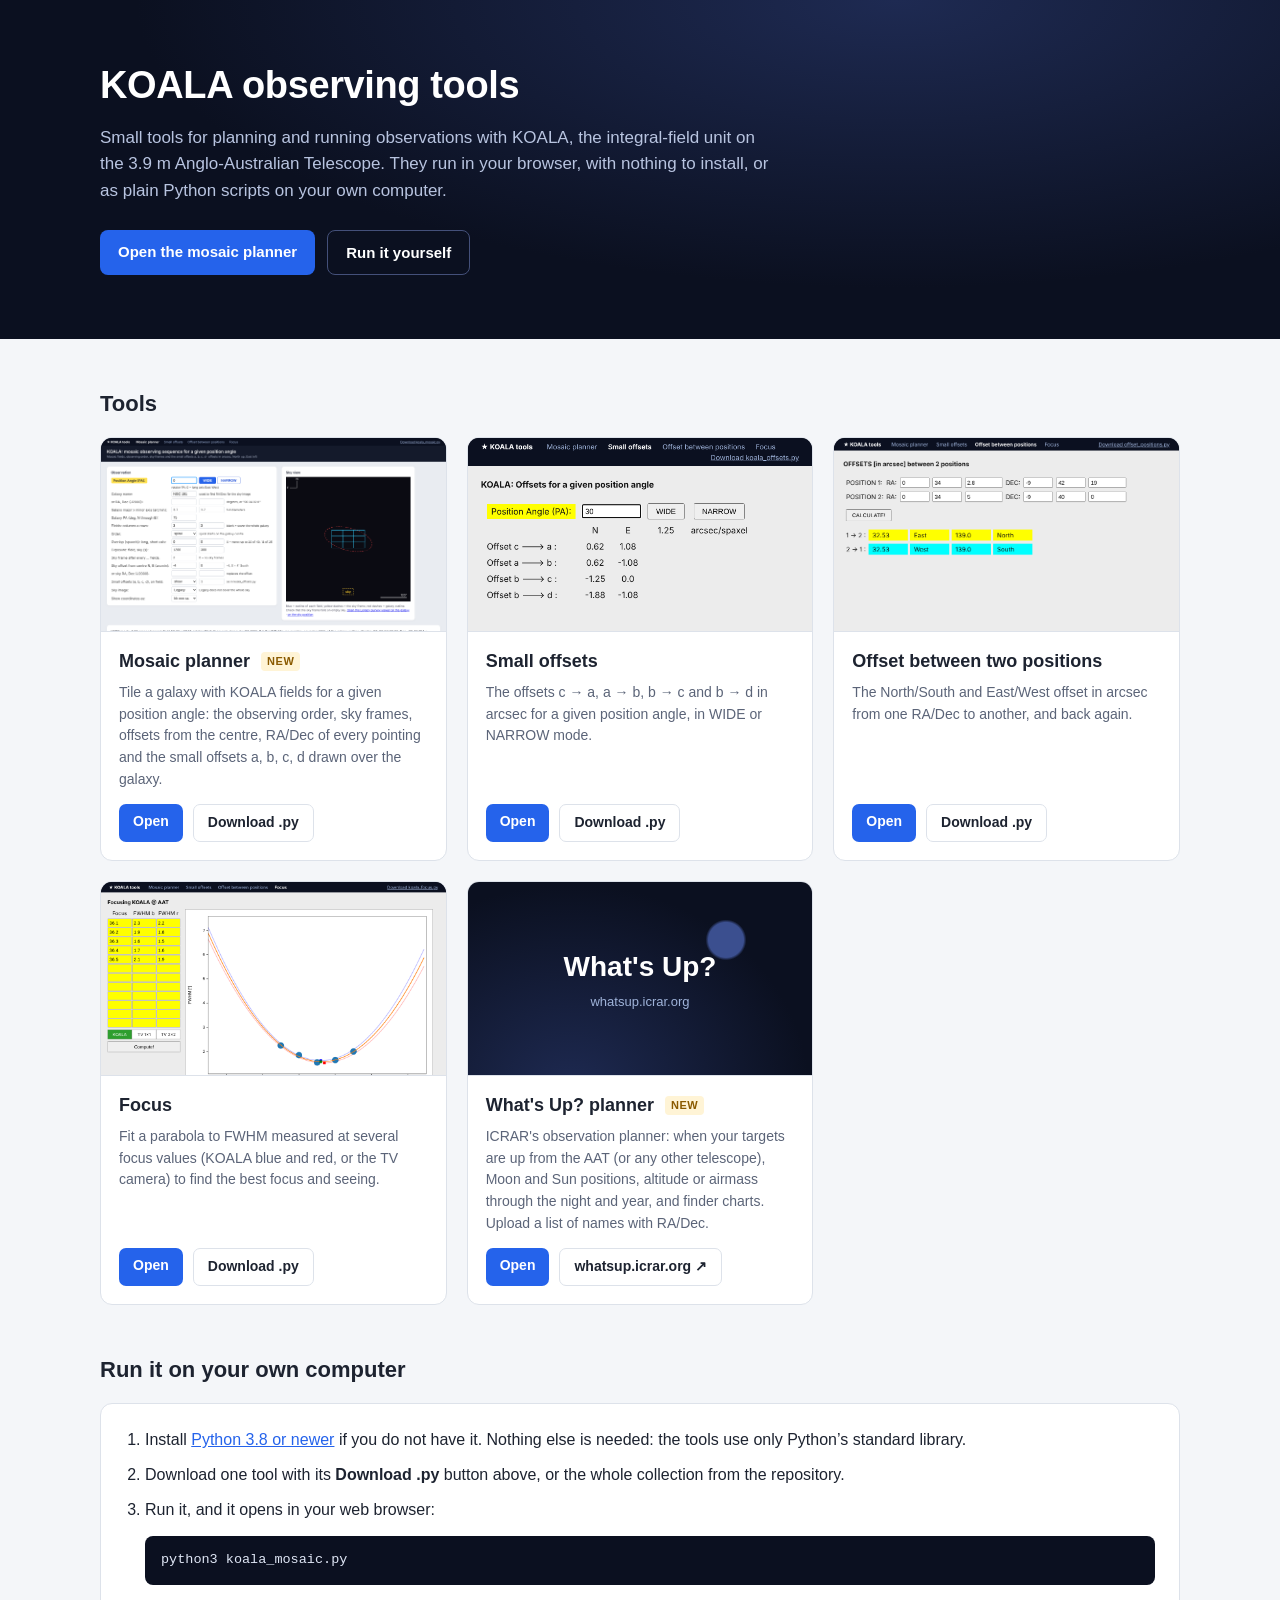
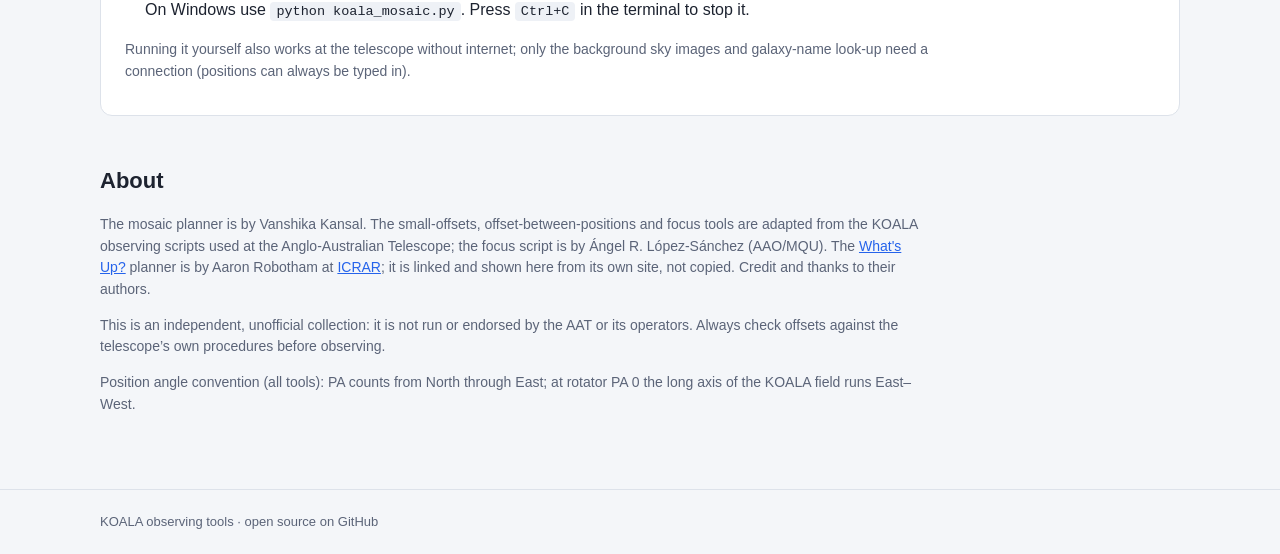
<file: index.html>
<!DOCTYPE html>
<html lang="en">
<head>
<meta charset="utf-8">
<meta name="viewport" content="width=device-width, initial-scale=1">
<title>KOALA observing tools</title>
<meta name="description" content="Browser tools for planning KOALA observations at the Anglo-Australian Telescope: mosaics, small offsets, offsets between positions and focus.">
<style>
  :root { --ink: #1d2330; --muted: #5b6478; --line: #dde2ea; --bg: #f4f6f9;
          --night: #0b1020; --accent: #2563eb; }
  * { box-sizing: border-box; }
  body { margin: 0; font-family: -apple-system, "Segoe UI", Helvetica, Arial,
         sans-serif; color: var(--ink); background: var(--bg);
         line-height: 1.55; }
  a { color: var(--accent); }
  header { background: radial-gradient(ellipse at 70% 0%, #1e2a52 0%,
           var(--night) 60%); color: #fff; padding: 56px 24px 64px; }
  .wrap { max-width: 1080px; margin: 0 auto; }
  header h1 { font-size: 38px; margin: 0 0 10px; letter-spacing: -0.01em; }
  header p { font-size: 17px; color: #b8c4e0; max-width: 680px; margin: 0; }
  .buttons { margin-top: 26px; display: flex; flex-wrap: wrap; gap: 12px; }
  .btn { display: inline-block; padding: 10px 18px; border-radius: 8px;
         text-decoration: none; font-weight: 600; font-size: 15px; }
  .btn.primary { background: var(--accent); color: #fff; }
  .btn.primary:hover { background: #1d4ed8; }
  .btn.ghost { color: #fff; border: 1px solid #44507a; }
  .btn.ghost:hover { background: #18213d; }
  main { padding: 0 24px 60px; }
  h2 { font-size: 22px; margin: 48px 0 16px; }
  .grid { display: grid; gap: 20px;
          grid-template-columns: repeat(auto-fit, minmax(300px, 1fr)); }
  .card { background: #fff; border: 1px solid var(--line); border-radius: 12px;
          overflow: hidden; display: flex; flex-direction: column; }
  .card img { width: 100%; aspect-ratio: 16 / 9; object-fit: cover;
              object-position: top left; border-bottom: 1px solid var(--line);
              background: var(--night); display: block; }
  .card .sky { aspect-ratio: 16 / 9; border-bottom: 1px solid var(--line);
               background: radial-gradient(circle at 75% 30%, #3b4f8f 0 6%,
               transparent 7%), radial-gradient(ellipse at 30% 110%,
               #1e2a52 0%, var(--night) 70%); color: #fff; display: flex;
               flex-direction: column; justify-content: center;
               align-items: center; gap: 4px; }
  .card .sky span { font-size: 28px; font-weight: 700; }
  .card .sky small { color: #9fb3d9; font-size: 13px; }
  .card .body { padding: 16px 18px 18px; display: flex; flex-direction: column;
                flex: 1; }
  .card h3 { margin: 0 0 6px; font-size: 18px; }
  .card p { margin: 0 0 14px; color: var(--muted); font-size: 14px; flex: 1; }
  .card .links { display: flex; gap: 10px; flex-wrap: wrap; }
  .card .links a { font-size: 14px; font-weight: 600; text-decoration: none;
                   padding: 7px 14px; border-radius: 7px; }
  .card .links .open { background: var(--accent); color: #fff; }
  .card .links .get { border: 1px solid var(--line); color: var(--ink); }
  .tag { display: inline-block; font-size: 11px; font-weight: 700;
         text-transform: uppercase; letter-spacing: .05em; color: #8a5a00;
         background: #fff4d6; border-radius: 4px; padding: 1px 6px;
         margin-left: 6px; vertical-align: 2px; }
  .steps { background: #fff; border: 1px solid var(--line); border-radius: 12px;
           padding: 8px 24px 18px; }
  .steps ol { padding-left: 20px; }
  .steps li { margin: 10px 0; }
  code { background: #eef1f6; padding: 2px 6px; border-radius: 4px;
         font-size: 13.5px; }
  pre { background: var(--night); color: #dfe6f5; padding: 14px 16px;
        border-radius: 8px; overflow-x: auto; font-size: 13.5px; }
  pre code { background: none; padding: 0; color: inherit; }
  .about { color: var(--muted); font-size: 14px; max-width: 820px; }
  footer { border-top: 1px solid var(--line); padding: 22px 24px;
           color: var(--muted); font-size: 13px; }
</style>
</head>
<body>
<header>
  <div class="wrap">
    <h1>KOALA observing tools</h1>
    <p>Small tools for planning and running observations with KOALA, the
    integral-field unit on the 3.9&nbsp;m Anglo-Australian Telescope. They
    run in your browser, with nothing to install, or as plain Python
    scripts on your own computer.</p>
    <div class="buttons">
      <a class="btn primary" href="mosaic.html">Open the mosaic planner</a>
      <a class="btn ghost" id="repo-link" href="#run">Run it yourself</a>
    </div>
  </div>
</header>

<main>
<div class="wrap">
  <h2>Tools</h2>
  <div class="grid">
    <div class="card">
      <img src="screenshots/mosaic.png" alt="Mosaic planner: fields over a galaxy, observing order and sequence table">
      <div class="body">
        <h3>Mosaic planner <span class="tag">new</span></h3>
        <p>Tile a galaxy with KOALA fields for a given position angle: the
        observing order, sky frames, offsets from the centre, RA/Dec of every
        pointing and the small offsets a, b, c, d drawn over the galaxy.</p>
        <div class="links"><a class="open" href="mosaic.html">Open</a>
        <a class="get" href="tools/koala_mosaic.py" download>Download .py</a></div>
      </div>
    </div>
    <div class="card">
      <img src="screenshots/offsets.png" alt="Small offsets table for a position angle">
      <div class="body">
        <h3>Small offsets</h3>
        <p>The offsets c&nbsp;&rarr;&nbsp;a, a&nbsp;&rarr;&nbsp;b,
        b&nbsp;&rarr;&nbsp;c and b&nbsp;&rarr;&nbsp;d in arcsec for a given
        position angle, in WIDE or NARROW mode.</p>
        <div class="links"><a class="open" href="offsets.html">Open</a>
        <a class="get" href="tools/koala_offsets.py" download>Download .py</a></div>
      </div>
    </div>
    <div class="card">
      <img src="screenshots/positions.png" alt="Offset between two positions">
      <div class="body">
        <h3>Offset between two positions</h3>
        <p>The North/South and East/West offset in arcsec from one RA/Dec to
        another, and back again.</p>
        <div class="links"><a class="open" href="positions.html">Open</a>
        <a class="get" href="tools/offset_positions.py" download>Download .py</a></div>
      </div>
    </div>
    <div class="card">
      <img src="screenshots/focus.png" alt="Focus curve fitted to FWHM measurements">
      <div class="body">
        <h3>Focus</h3>
        <p>Fit a parabola to FWHM measured at several focus values (KOALA blue
        and red, or the TV camera) to find the best focus and seeing.</p>
        <div class="links"><a class="open" href="focus.html">Open</a>
        <a class="get" href="tools/koala_focus.py" download>Download .py</a></div>
      </div>
    </div>
    <div class="card">
      <div class="sky" role="img" aria-label="What's Up? observation planner">
        <span>What's Up?</span><small>whatsup.icrar.org</small></div>
      <div class="body">
        <h3>What's Up? planner <span class="tag">new</span></h3>
        <p>ICRAR's observation planner: when your targets are up from the
        AAT (or any other telescope), Moon and Sun positions, altitude or
        airmass through the night and year, and finder charts. Upload a
        list of names with RA/Dec.</p>
        <div class="links"><a class="open" href="whatsup.html">Open</a>
        <a class="get" href="https://whatsup.icrar.org" target="_blank"
           rel="noopener">whatsup.icrar.org &#8599;</a></div>
      </div>
    </div>
  </div>

  <h2 id="run">Run it on your own computer</h2>
  <div class="steps">
    <ol>
      <li>Install <a href="https://www.python.org/downloads/">Python 3.8 or
      newer</a> if you do not have it. Nothing else is needed: the tools use
      only Python&rsquo;s standard library.</li>
      <li>Download one tool with its <b>Download .py</b> button above, or the
      whole collection <span id="zip-link">from the repository</span>.</li>
      <li>Run it, and it opens in your web browser:
<pre><code>python3 koala_mosaic.py</code></pre>
      On Windows use <code>python koala_mosaic.py</code>. Press
      <code>Ctrl+C</code> in the terminal to stop it.</li>
    </ol>
    <p class="about">Running it yourself also works at the telescope
    without internet; only the background sky images and galaxy-name
    look-up need a connection (positions can always be typed in).</p>
  </div>

  <h2>About</h2>
  <div class="about">
    <p>The mosaic planner is by Vanshika Kansal. The small-offsets,
    offset-between-positions and focus tools are adapted from the KOALA
    observing scripts used at the Anglo-Australian Telescope; the focus
    script is by &Aacute;ngel R. L&oacute;pez-S&aacute;nchez (AAO/MQU).
    The <a href="https://whatsup.icrar.org">What's Up?</a> planner is by
    Aaron Robotham at <a href="https://www.icrar.org/">ICRAR</a>; it is
    linked and shown here from its own site, not copied.
    Credit and thanks to their authors.</p>
    <p>This is an independent, unofficial collection: it is not run or
    endorsed by the AAT or its operators. Always check offsets against the
    telescope&rsquo;s own procedures before observing.</p>
    <p>Position angle convention (all tools): PA counts from North through
    East; at rotator PA&nbsp;0 the long axis of the KOALA field runs
    East&ndash;West.</p>
  </div>
</div>
</main>

<footer><div class="wrap">KOALA observing tools &middot;
<span id="repo-footer">open source on GitHub</span></div></footer>

<script>
  // On GitHub Pages (user.github.io/repo/) link back to the repository.
  (function () {
    var host = location.hostname, parts = location.pathname.split("/");
    if (!/\.github\.io$/.test(host) || !parts[1]) return;
    var repo = "https://github.com/" + host.split(".")[0] + "/" + parts[1];
    var a = document.getElementById("repo-link");
    a.href = repo; a.textContent = "View on GitHub";
    document.getElementById("zip-link").innerHTML =
      'as a <a href="' + repo + '/archive/refs/heads/main.zip">ZIP file</a>';
    document.getElementById("repo-footer").innerHTML =
      '<a href="' + repo + '">source on GitHub</a>';
  })();
</script>
</body>
</html>
</file>
